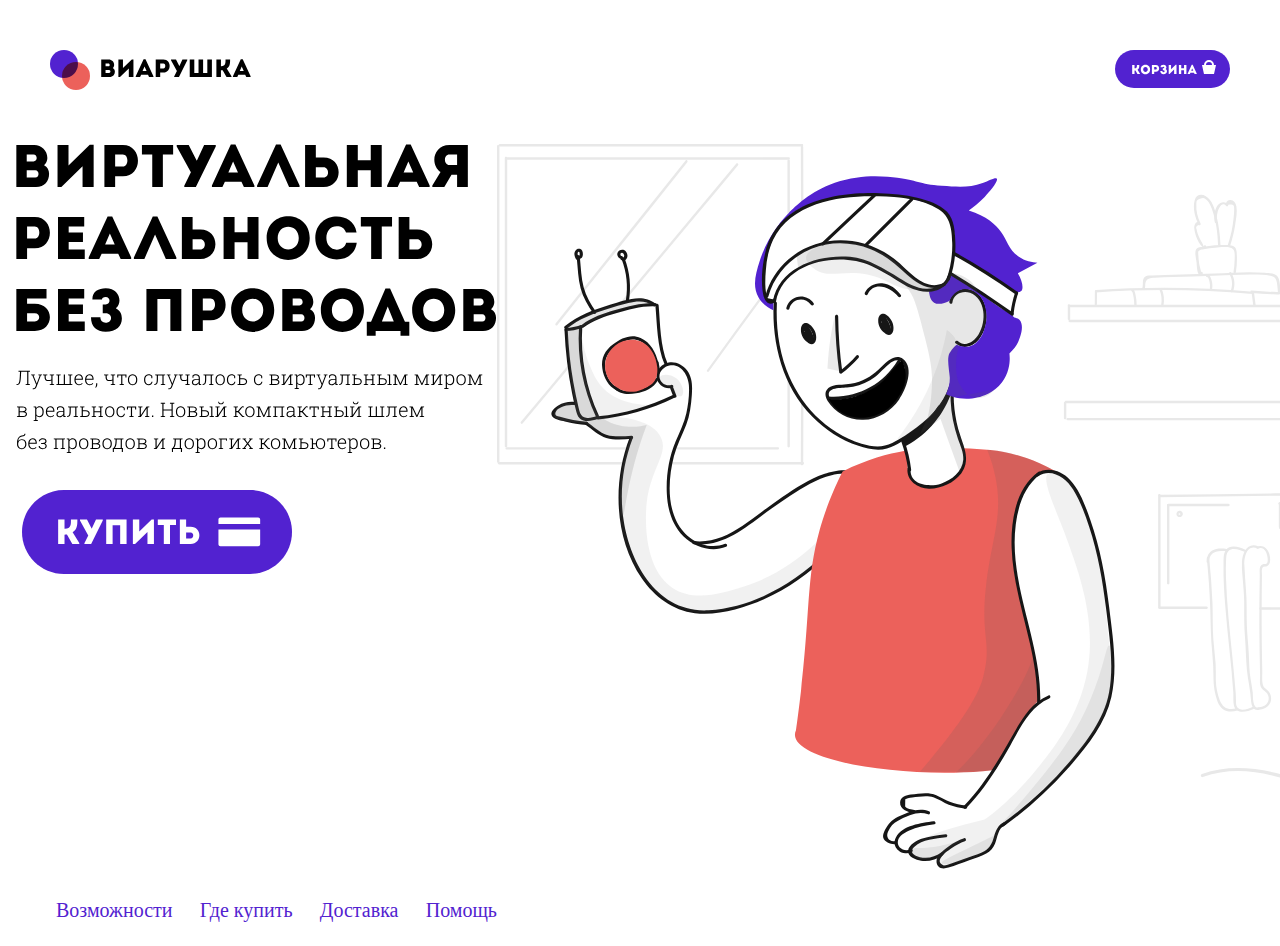
<file: index.html>
<!DOCTYPE html>
<html lang="en">
<head>
    <meta charset="UTF-8">
    <meta http-equiv="X-UA-Compatible" content="IE=edge">
    <meta name="viewport" content="width=device-width, initial-scale=1.0">
    <link rel="stylesheet" href="assets/styles/normalize.css">
    <link rel="stylesheet" href="assets/styles/style.css">
    <title>Виарушка</title>
</head>
<body class="main-page">
    <header class="header">
        <div class="logo">
            <img src="assets/images/logo.svg">
        </div>
        <div class="button-cart">
            <button type="button" class="button-cart button"><img src="assets/images/button-cart.svg"></button>
        </div>
    </header>

    <main class="main">
        <div class="content">
            <img class="content_h1" src="assets/images/Виртуальная реальность без проводов.svg">
            <img class="content_p" src="assets/images/Лучшее, что случалось с виртуальным миром в реальности. Новый компактный шлем без проводов и дорогих комьютеров..svg">
            <button type="button" class="button-buy button"><img src="assets/images/button-buy.svg"></button>
        </div>
        <div class="content_pic">
            <img src="assets/images/pic.svg">
        </div>
        <div class="content_navbar">
            <ul class="navbar">
                <li><a class="navbar_a" href="opportunities.html">Возможности</a></li>
                <li><a class="navbar_a" href="#">Где купить</a></li>
                <li><a class="navbar_a" href="#">Доставка</a></li>
                <li><a class="navbar_a" href="#">Помощь</a></li>
            </ul>
        </div>
    </main>
</body>
</html>
</file>
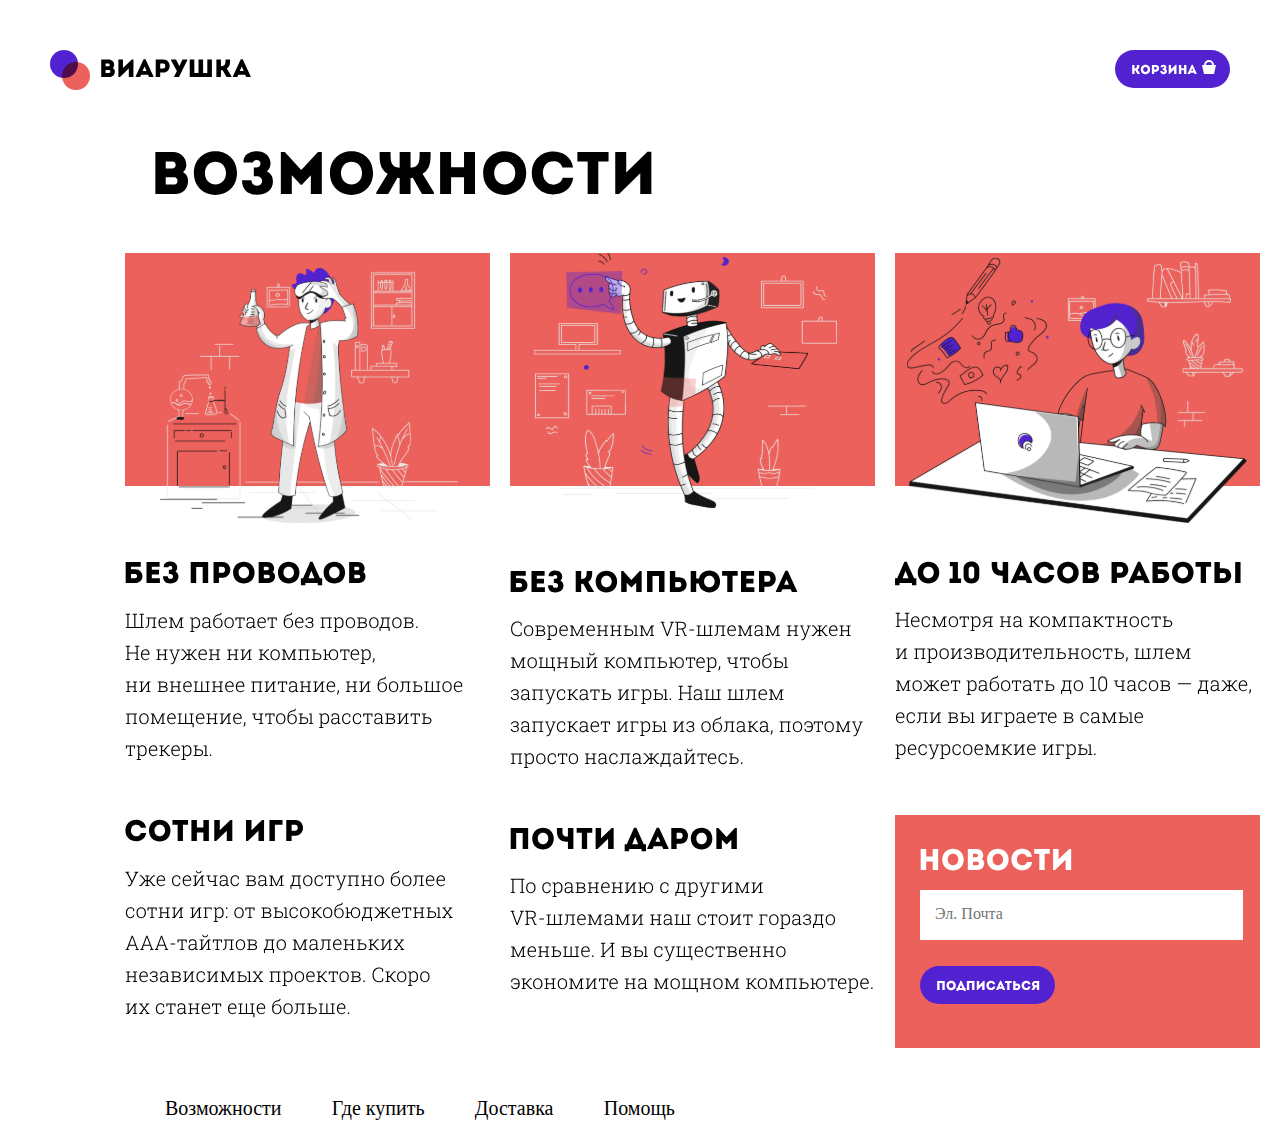
<file: opportunities.html>
<!DOCTYPE html>
<html lang="en">
<head>
    <meta charset="UTF-8">
    <meta http-equiv="X-UA-Compatible" content="IE=edge">
    <meta name="viewport" content="width=device-width, initial-scale=1.0">
    <link rel="stylesheet" href="assets/styles/normalize.css">
    <link rel="stylesheet" href="assets/styles/style-opp.css">
    <title>Возможности</title>
</head>
<body>
    <header class="header">
        <div class="logo">
            <img src="assets/images/logo.svg">
        </div>
        <div class="button-cart">
            <button type="button" class="button-cart button"><img src="assets/images/button-cart.svg"></button>
        </div>
    </header>

    <main class="oppor-page">
        <div class="content">
            <div class="content_h1">
                <img src="assets/images/Возможности.svg">
            </div>

            <div class="col-1">
                <img class="ill" src="assets/images/Illustration_4.svg">
                <div class="text">
                    <img class="h" src="assets/images/Иллюстрация 1.svg">
                    <img src="assets/images/Шлем работает без проводов. Не нужен ни компьютер, ни внешнее питание, ни большое помещение, чтобы расставить трекеры..svg">
                </div>
                <div class="text">
                    <img class="h" src="assets/images/Сотни игр.svg">
                    <img src="assets/images/Уже сейчас вам доступно более сотни игр_ от высокобюджетных ААА-тайтлов до маленьких независимых проектов. Скоро их станет еще больше..svg">
                </div>
            </div>

            <div class="col-2">
                <img class="ill" src="assets/images/Illustration_2.svg">
                <div class="text">
                    <img class="h" src="assets/images/Header.svg">
                    <img src="assets/images/Современным VR-шлемам нужен мощный компьютер, чтобы запускать игры. Наш шлем запускает игры из облака, поэтому просто наслаждайтесь..svg">
                </div>
                <div class="text">
                    <img class="h" src="assets/images/Почти даром.svg">
                    <img src="assets/images/По сравнению с другими VR-шлемами наш стоит гораздо меньше. И вы существенно экономите на мощном компьютере..svg">
                </div>
            </div>

            <div class="col-3">
                <img class="ill" src="assets/images/Illustration_9.svg">
                <div class="text">
                    <img class="h" src="assets/images/До 10 часов работы.svg">
                    <img src="assets/images/Несмотря на компактность и производительность, шлем может работать до 10 часов — даже, если вы играете в самые ресурсоемкие игры..svg">
                </div>
                <div class="news-form">
                    <img class="news" src="assets/images/Новости.svg">
                    <input class="email" type="text" placeholder="Эл. Почта" name="mail" required>
                    <button type="button" class="button-mail"><img class="button-mail-svg" src="assets/images/button.svg"></button>
                </div>
            </div>

            <div class="content_navbar">
                <ul class="navbar">
                    <li><a class="navbar_a" href="opportunities.html">Возможности</a></li>
                    <li><a class="navbar_a" href="#">Где купить</a></li>
                    <li><a class="navbar_a" href="#">Доставка</a></li>
                    <li><a class="navbar_a" href="#">Помощь</a></li>
                </ul>
            </div>
        </div>
    </main>
</body>
</html>
</file>
<file: assets/styles/style.css>
* {
    box-sizing: border-box;
    background: #FFFFFF;
}

.header {
    display: grid;
    grid-template-areas: 
        "1fr 1fr";
    justify-content: space-between;
    padding: 50px;
}

.button-cart {
    display: grid;
    justify-content: center;
    align-content: center;
    width: 115px;
    height: 38px;
    cursor:pointer;
    border: none;
}

.button-buy {
    display: grid;
    justify-content:flex-start;
    cursor:pointer;
    border: none;
}

.main {
    display: grid;
    grid-template-columns: 1fr 1fr;
    justify-content: flex-end;
}

.content {
    display: grid;
    align-content:flex-start;
    justify-content: flex-start;
    padding-left: 126px;
}

.content_h1 {
    padding-bottom: 30px;
}

.content_p {
    padding-bottom: 35px;
}

.content_button {
    border: none;
    height: 84px;
    width: 270px;
    border-radius: 0px;
}

.content_navbar {
    padding-left: 126px;
}

.navbar {
    display: flex;
    justify-content: space-between;
    list-style: none;
    cursor: pointer;
    font-family: 'Roboto Slab';
    font-style: normal;
    font-weight: 300;
    font-size: 20px;
    line-height: 160%;
}

.navbar_a {
    text-decoration: none;
    color: #5222D0;
}

.navbar :hover {
    text-decoration: underline;
}

@import url('https://fonts.googleapis.com/css2?family=Roboto:wght@100&display=swap');
</file>
<file: assets/styles/style-opp.css>
* {
    box-sizing: border-box;
    background: #FFFFFF;
}

.header {
    display: grid;
    grid-template-areas: 
        "1fr 1fr";
    justify-content: space-between;
    padding: 50px;
}

.button-cart {
    display: grid;
    justify-content: center;
    align-content: center;
    width: 115px;
    height: 38px;
    cursor:pointer;
    border: none;
}


.content {
    display: grid;
    grid-template-columns: repeat(3, 1fr);
    justify-content: space-between;
    padding-left: 125px;
}

.content_h1 {
    display: grid;
    grid-area: 1/1/2/4;
    padding-left: 30px;
    padding-bottom: 50px;
}

.ill {
    padding-bottom: 30px;
}

.text {
    padding-bottom: 50px;
}

.h {
    padding-bottom: 20px;

}

.news-form {
    display: grid;
    align-content:flex-start;
    height: 233px;
    width: 365px;
    border-radius: 0px;
    background: #EC615B;
}

.news {
    padding-left: 25px;
    padding-top: 30px;
    padding-bottom: 15px;
    background: #EC615B;
}

.email {
    padding-left: 15px;
    width: 323px;
    min-height: 50px;
    margin-left: 25px;
    margin-bottom: 25px;
    border: none;
}

.button-mail {
    display: grid;
    justify-content: flex-start;
    padding-left: 25px;
    cursor:pointer;
    border: none;
    background: #EC615B;
}

.button-mail-svg {
    background: #EC615B;
}

.content_navbar {
    grid-area: 3/1/4/3;
    width: 550px;
}

.navbar {
    display: flex;
    justify-content: space-between;
    list-style: none;
    cursor: pointer;
    font-family: 'Roboto Slab';
    font-style: normal;
    font-weight: 300;
    font-size: 20px;
    line-height: 160%;
    color: #000000;
}

.navbar_a {
    text-decoration: none;
    color: #000000;
}

.navbar :hover {
    text-decoration: underline;
}

@import url('https://fonts.googleapis.com/css2?family=Roboto:wght@100&display=swap');
</file>
